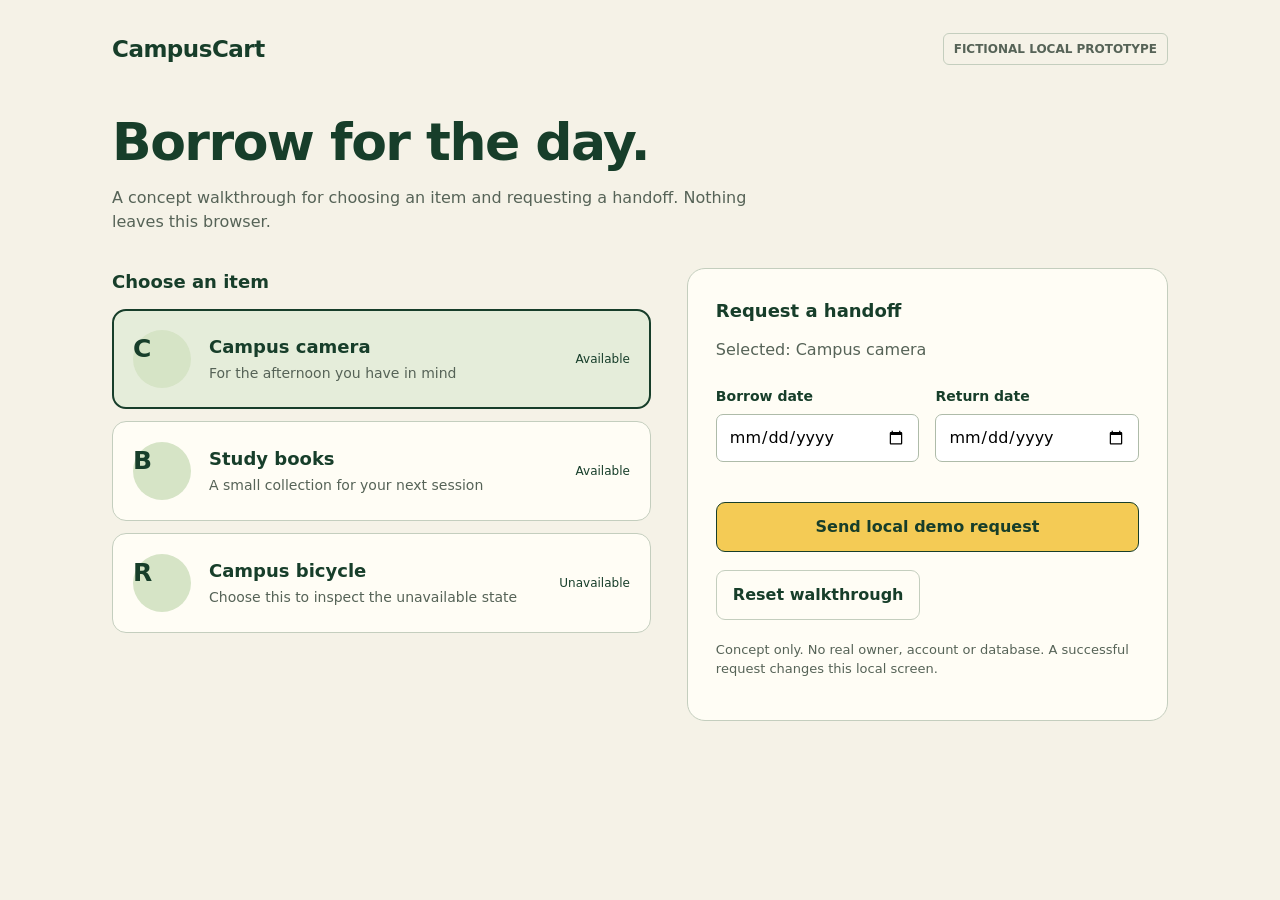
<file: examples/app-ui/index.html>
<!doctype html>
<html lang="en">
<head><meta charset="utf-8"><meta name="viewport" content="width=device-width, initial-scale=1"><title>CampusCart — local concept prototype</title>
<style>
:root{color-scheme:light;--canvas:#f5f2e7;--ink:#173e2a;--muted:#566357;--line:#c4cebe;--accent:#f4cb55;--error:#943e36;--focus:#1c67a3}*{box-sizing:border-box}body{margin:0;background:var(--canvas);color:var(--ink);font:16px/1.5 system-ui,sans-serif}.skip{position:absolute;left:12px;top:-80px;background:white;padding:12px}.skip:focus{top:12px}header{max-width:1120px;margin:auto;padding:32px 32px 20px;display:flex;justify-content:space-between;gap:20px;align-items:center}header strong{font-size:23px;letter-spacing:-.5px}.tag{font-size:12px;font-weight:700;border:1px solid var(--line);padding:6px 10px;border-radius:6px;color:var(--muted)}main{max-width:1120px;margin:auto;padding:24px 32px 64px}h1{font-size:clamp(32px,5vw,52px);line-height:1.06;margin:4px 0 14px;letter-spacing:-1.5px}.intro{max-width:640px;color:var(--muted);margin-bottom:34px}.layout{display:grid;grid-template-columns:1.12fr 1fr;gap:36px}.section-title{font-size:18px;margin:0 0 14px}.items{display:grid;gap:12px}.item{display:flex;text-align:left;align-items:center;gap:18px;background:#fffdf5;border:1px solid var(--line);border-radius:14px;padding:20px;color:var(--ink);cursor:pointer;font:inherit;width:100%;min-height:100px}.item[aria-pressed=true]{border:2px solid var(--ink);padding:19px;background:#e5edda}.item:hover{background:#edf1e4}.item span{display:block}.item b{font-size:18px}.meta{font-size:14px;color:var(--muted);margin-top:3px}.glyph{width:58px;height:58px;flex-shrink:0;display:grid;place-items:center;background:#d6e4c6;border-radius:50%;font-size:25px;font-weight:700}.available{margin-left:auto;font-size:12px;white-space:nowrap}.form-panel{border:1px solid var(--line);background:#fffdf5;border-radius:18px;padding:28px;align-self:start}.selected{color:var(--muted);margin:0 0 24px}.fields{display:grid;grid-template-columns:1fr 1fr;gap:16px}label{display:block;font-weight:650;font-size:14px;margin-bottom:7px}input{width:100%;min-width:0;font:inherit;padding:10px 12px;background:#fff;border:1px solid #aebba9;border-radius:7px;min-height:46px}input[aria-invalid=true]{border:2px solid var(--error)}.error{color:var(--error);font-size:14px;min-height:24px;margin:8px 0}.button{font:inherit;font-weight:700;border:1px solid var(--ink);border-radius:9px;padding:12px 16px;cursor:pointer;min-height:46px;background:var(--accent);color:var(--ink);width:100%}.button:disabled{opacity:.65;cursor:wait}.button.secondary{background:transparent;width:auto;margin-top:18px;font-weight:550;border-color:var(--line)}.status{padding:16px;border-radius:10px;background:#e5edda;margin-top:18px}.status:empty{display:none}.notice{font-size:13px;color:var(--muted);margin-top:20px}:focus-visible{outline:3px solid var(--focus);outline-offset:4px}@media(max-width:720px){header{padding:24px 20px}.tag{max-width:160px}main{padding:18px 20px 40px}.layout{grid-template-columns:1fr;gap:28px}.form-panel{padding:22px}.fields{grid-template-columns:1fr}.available{white-space:normal;text-align:right}}@media(prefers-reduced-motion:no-preference){.item,.button{transition:background-color .15s,border-color .15s}}
</style></head>
<body><a class="skip" href="#main">Skip to borrowing prototype</a><header><strong>CampusCart</strong><span class="tag">FICTIONAL LOCAL PROTOTYPE</span></header>
<main id="main"><h1>Borrow for the day.</h1><p class="intro">A concept walkthrough for choosing an item and requesting a handoff. Nothing leaves this browser.</p><div class="layout">
<section aria-labelledby="items-title"><h2 class="section-title" id="items-title">Choose an item</h2><div class="items">
<button class="item" type="button" data-id="camera" aria-pressed="true"><span class="glyph" aria-hidden="true">C</span><span><b>Campus camera</b><span class="meta">For the afternoon you have in mind</span></span><span class="available">Available</span></button>
<button class="item" type="button" data-id="books" aria-pressed="false"><span class="glyph" aria-hidden="true">B</span><span><b>Study books</b><span class="meta">A small collection for your next session</span></span><span class="available">Available</span></button>
<button class="item" type="button" data-id="bike" aria-pressed="false"><span class="glyph" aria-hidden="true">R</span><span><b>Campus bicycle</b><span class="meta">Choose this to inspect the unavailable state</span></span><span class="available">Unavailable</span></button>
</div></section>
<section class="form-panel" aria-labelledby="request-title"><h2 class="section-title" id="request-title">Request a handoff</h2><p class="selected" id="selected">Selected: Campus camera</p>
<form id="request" novalidate><div class="fields"><div><label for="start">Borrow date</label><input id="start" name="start" type="date" aria-describedby="date-error" required></div><div><label for="end">Return date</label><input id="end" name="end" type="date" aria-describedby="date-error" required></div></div>
<p class="error" id="date-error"></p><button class="button" id="submit" type="submit">Send local demo request</button></form>
<div class="status" id="status" role="status" aria-live="polite"></div><button class="button secondary" id="reset" type="button">Reset walkthrough</button>
<p class="notice">Concept only. No real owner, account or database. A successful request changes this local screen.</p></section>
</div></main>
<script>
const items={camera:{name:'Campus camera',available:true},books:{name:'Study books',available:true},bike:{name:'Campus bicycle',available:false}};
let selected='camera',requestToken=0;
const form=document.querySelector('#request'),start=document.querySelector('#start'),end=document.querySelector('#end'),error=document.querySelector('#date-error'),status=document.querySelector('#status'),submit=document.querySelector('#submit');
function clearError(){error.textContent='';start.removeAttribute('aria-invalid');end.removeAttribute('aria-invalid')}
function setSelected(id){requestToken++;selected=id;document.querySelectorAll('[data-id]').forEach(el=>el.setAttribute('aria-pressed',String(el.dataset.id===id)));document.querySelector('#selected').textContent='Selected: '+items[id].name;clearError();submit.disabled=false;submit.textContent='Send local demo request';status.textContent=items[id].available?'':'This bicycle is unavailable in the demo. Choose the camera or books to continue.'}
document.querySelectorAll('[data-id]').forEach(el=>el.addEventListener('click',()=>setSelected(el.dataset.id)));
form.addEventListener('submit',event=>{event.preventDefault();clearError();status.textContent='';if(!items[selected].available){status.textContent='This item is unavailable. Choose an available item to request a handoff.';return}if(!start.value||!end.value){error.textContent='Choose both a borrow date and a return date.';const field=!start.value?start:end;field.setAttribute('aria-invalid','true');field.focus();return}if(end.value<start.value){error.textContent='Return date must be on or after the borrow date.';end.setAttribute('aria-invalid','true');end.focus();return}const token=++requestToken;const item=items[selected].name;const returnDate=end.value;submit.disabled=true;submit.textContent='Saving local request…';status.textContent='Saving this demonstration locally…';setTimeout(()=>{if(token!==requestToken)return;submit.disabled=false;submit.textContent='Send local demo request';status.textContent='Local demo request saved for '+item+'. Return date: '+returnDate+'. In a real product, the next step would be agreeing a handoff with the owner.'},650)});
document.querySelector('#reset').addEventListener('click',()=>{form.reset();setSelected('camera');document.querySelector('[data-id="camera"]').focus()});
</script></body></html>
</file>
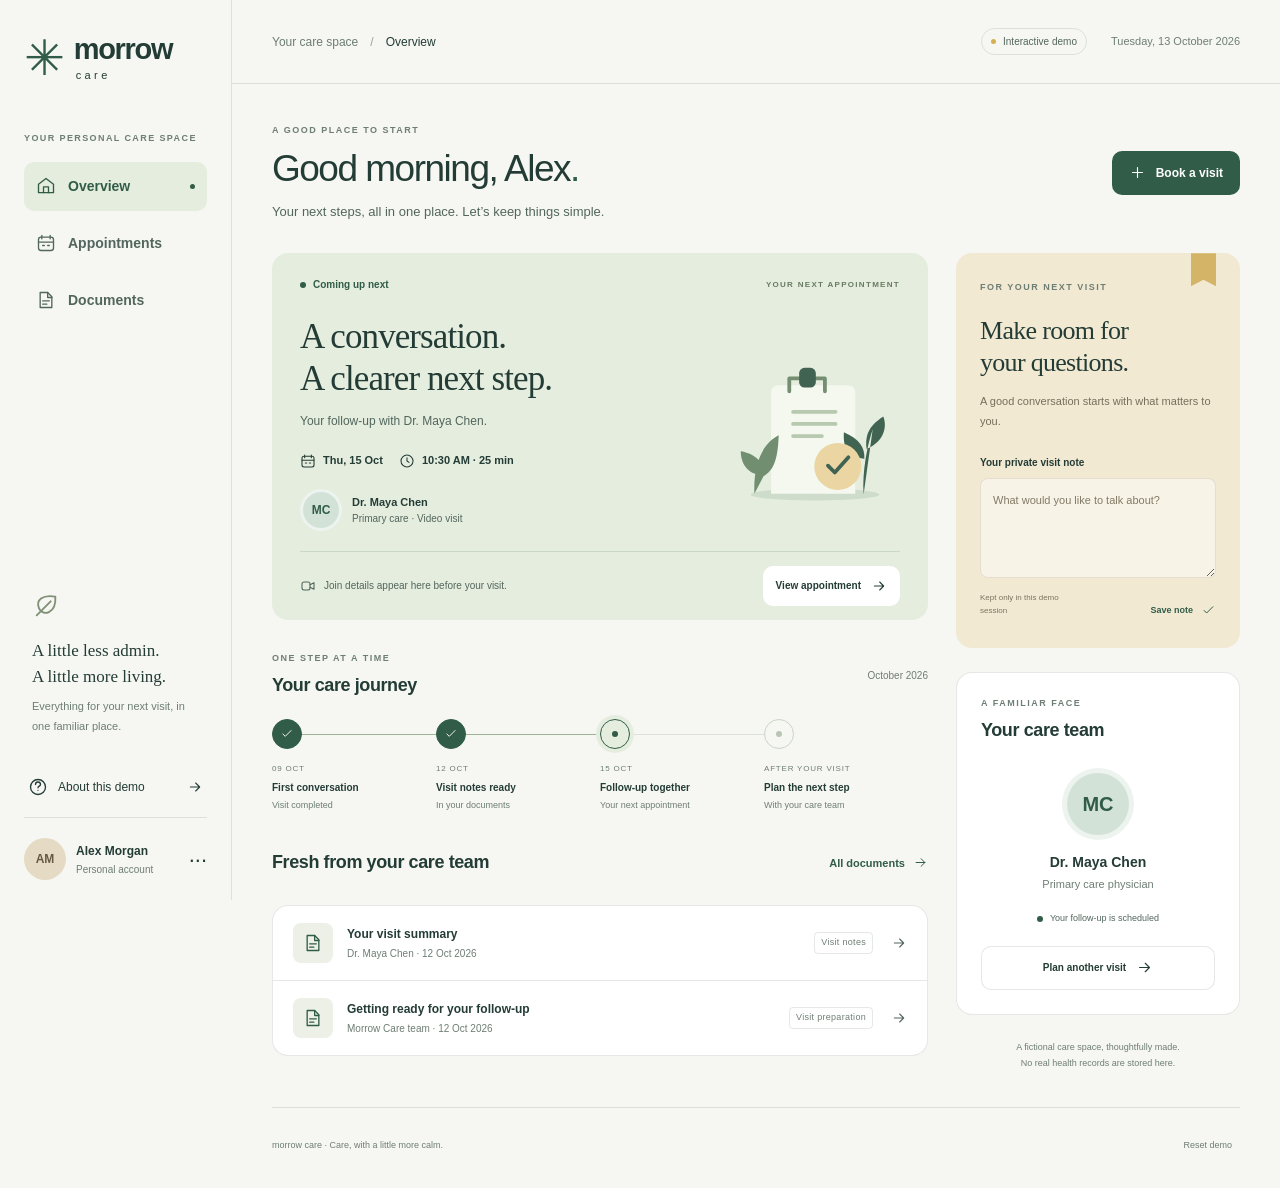
<file: examples/healthtech-ui/index.html>
<!doctype html>
<html lang="en">
<head>
  <meta charset="utf-8"><meta name="viewport" content="width=device-width, initial-scale=1">
  <meta name="theme-color" content="#f6f7f2">
  <meta name="description" content="Morrow Care — an original, interactive patient portal design sample with fictional data.">
  <title>Morrow Care · Your care, connected</title>
  <link rel="stylesheet" href="styles.css">
</head>
<body>
<svg class="svg-library" xmlns="http://www.w3.org/2000/svg" aria-hidden="true"><defs>
<symbol id="i-home" viewBox="0 0 24 24"><path d="m3 10 9-7 9 7v10H3Z"/><path d="M9 20v-7h6v7"/></symbol>
<symbol id="i-calendar" viewBox="0 0 24 24"><rect x="3" y="5" width="18" height="16" rx="3"/><path d="M7 3v4m10-4v4M3 11h18m-13 4h2m4 0h2"/></symbol>
<symbol id="i-file" viewBox="0 0 24 24"><path d="M14 3H5v18h14V8Z"/><path d="M14 3v6h5M8 13h8m-8 4h5"/></symbol>
<symbol id="i-arrow" viewBox="0 0 24 24"><path d="M5 12h14m-6-6 6 6-6 6"/></symbol>
<symbol id="i-plus" viewBox="0 0 24 24"><path d="M12 5v14M5 12h14"/></symbol>
<symbol id="i-check" viewBox="0 0 24 24"><path d="m5 12 4 4L19 6"/></symbol>
<symbol id="i-video" viewBox="0 0 24 24"><rect x="3" y="6" width="12" height="12" rx="3"/><path d="m15 10 6-3v10l-6-3"/></symbol>
<symbol id="i-clock" viewBox="0 0 24 24"><circle cx="12" cy="12" r="9"/><path d="M12 7v5l3 2"/></symbol>
<symbol id="i-close" viewBox="0 0 24 24"><path d="m6 6 12 12M6 18 18 6"/></symbol>
<symbol id="i-help" viewBox="0 0 24 24"><circle cx="12" cy="12" r="9"/><path d="M9 9a3 3 0 0 1 6 0c0 2-3 2-3 4m0 3h.01"/></symbol>
<symbol id="i-leaf" viewBox="0 0 24 24"><path d="M20 4c-11-2-17 3-14 10s15 5 14-10ZM4 20 16 8"/></symbol>
<symbol id="i-download" viewBox="0 0 24 24"><path d="M12 3v12m-5-5 5 5 5-5M4 17v4h16v-4"/></symbol>
</defs></svg>
<a class="skip-link" href="#main">Skip to main content</a>
<div class="app-shell">
  <aside class="sidebar" aria-label="Primary navigation">
    <a class="brand" href="#overview" aria-label="Morrow Care home"><span class="brand-symbol" aria-hidden="true">✳</span><span>morrow<span class="brand-care">care</span></span></a>
    <div class="workspace-label">YOUR PERSONAL CARE SPACE</div>
    <nav class="navigation">
      <a href="#overview" data-nav="overview"><svg><use href="#i-home"/></svg>Overview<span class="nav-dot"></span></a>
      <a href="#appointments" data-nav="appointments"><svg><use href="#i-calendar"/></svg>Appointments</a>
      <a href="#documents" data-nav="documents"><svg><use href="#i-file"/></svg>Documents</a>
    </nav>
    <div class="sidebar-bottom">
      <div class="care-note"><svg><use href="#i-leaf"/></svg><h3>A little less admin.<br>A little more living.</h3><p>Everything for your next visit, in one familiar place.</p></div>
      <button class="help-button" id="help-open"><svg><use href="#i-help"/></svg>About this demo<svg class="tiny-arrow"><use href="#i-arrow"/></svg></button>
      <button class="profile" id="profile-open"><span class="avatar patient">AM</span><span><strong>Alex Morgan</strong><small>Personal account</small></span><span class="profile-dots" aria-hidden="true">···</span></button>
    </div>
  </aside>
  <div class="content-shell">
    <header class="topbar"><div><span class="breadcrumb">Your care space</span><span class="breadcrumb-separator">/</span><span id="page-crumb">Overview</span></div><div class="topbar-meta"><span class="demo-badge"><span></span>Interactive demo</span><span class="today">Tuesday, 13 October 2026</span></div></header>
    <main id="main" tabindex="-1">
      <section id="view-overview" class="view" aria-labelledby="overview-heading">
        <div class="page-heading"><div><p class="eyebrow">A GOOD PLACE TO START</p><h1 id="overview-heading">Good morning, Alex<span class="greeting-dot">.</span></h1><p class="page-subtitle">Your next steps, all in one place. Let’s keep things simple.</p></div><button class="button primary" data-book><svg><use href="#i-plus"/></svg>Book a visit</button></div>
        <div class="overview-grid">
          <div class="main-column">
            <section class="appointment-hero" aria-labelledby="next-heading">
              <div class="hero-kicker"><span class="status-pill"><span></span>Coming up next</span><span class="hero-label">YOUR NEXT APPOINTMENT</span></div>
              <div class="hero-body"><div class="hero-copy"><h2 id="next-heading">A conversation.<br>A clearer next step.</h2><p>Your follow-up with Dr. Maya Chen.</p><div class="appointment-details"><span><svg><use href="#i-calendar"/></svg>Thu, 15 Oct</span><span><svg><use href="#i-clock"/></svg>10:30 AM · 25 min</span></div><div class="provider"><span class="avatar doctor">MC</span><span><strong>Dr. Maya Chen</strong><small>Primary care · Video visit</small></span></div></div><div class="hero-art" aria-hidden="true">
                <svg viewBox="0 0 240 230"><ellipse cx="128" cy="209" rx="85" ry="8" fill="#b1c5b2" opacity=".45"/><path d="M70 208V75q0-10 10-10h91q10 0 10 10v133Z" fill="#f5f8ef"/><path d="M94 73V56h47v17" fill="none" stroke="#758d70" stroke-width="5"/><rect x="107" y="42" width="22" height="26" rx="7" fill="#406451"/><path d="M99 100h56m-56 16h56m-56 16h38" stroke="#b7c9af" stroke-width="5" stroke-linecap="round"/><path d="M48 208c-2-47 16-69 32-77-1 35-8 47-20 54m0-1c-20-1-30-15-30-32 23 4 31 18 30 32" fill="#718f70"/><path d="M192 209c-2-31 5-65 12-86m-11 39c-25-4-28-18-27-35 21 9 28 21 27 35m3-13c21-9 28-27 22-43-20 13-24 25-22 43" fill="#406451"/><circle cx="158" cy="172" r="31" fill="#ead5a3"/><path d="m145 171 9 9 18-20" fill="none" stroke="#406451" stroke-width="5" stroke-linecap="round" stroke-linejoin="round"/></svg>
              </div></div>
              <div class="hero-footer"><span><svg><use href="#i-video"/></svg>Join details appear here before your visit.</span><button class="button hero-button" data-appointment-detail="a1">View appointment<svg><use href="#i-arrow"/></svg></button></div>
            </section>
            <section class="journey-section" aria-labelledby="journey-heading"><div class="section-heading"><div><p class="eyebrow">ONE STEP AT A TIME</p><h2 id="journey-heading">Your care journey</h2></div><span class="subtle-label">October 2026</span></div><ol class="journey-rail"><li class="complete"><span class="step-marker"><svg><use href="#i-check"/></svg></span><span class="step-date">09 OCT</span><strong>First conversation</strong><small>Visit completed</small></li><li class="complete"><span class="step-marker"><svg><use href="#i-check"/></svg></span><span class="step-date">12 OCT</span><strong>Visit notes ready</strong><small>In your documents</small></li><li class="current"><span class="step-marker"><span></span></span><span class="step-date">15 OCT</span><strong>Follow-up together</strong><small>Your next appointment</small></li><li><span class="step-marker"><span></span></span><span class="step-date">AFTER YOUR VISIT</span><strong>Plan the next step</strong><small>With your care team</small></li></ol></section>
            <section aria-labelledby="documents-heading"><div class="section-heading"><h2 id="documents-heading">Fresh from your care team</h2><a class="text-link" href="#documents">All documents<svg><use href="#i-arrow"/></svg></a></div><div class="document-list" id="recent-documents"></div></section>
          </div>
          <aside class="side-column" aria-label="Visit preparation and care team"><section class="prep-card"><span class="paper-tab" aria-hidden="true"></span><p class="eyebrow">FOR YOUR NEXT VISIT</p><h2>Make room for<br>your questions.</h2><p>A good conversation starts with what matters to you.</p><label class="note-label" for="visit-note">Your private visit note</label><textarea id="visit-note" rows="3" placeholder="What would you like to talk about?"></textarea><div class="note-footer"><small id="note-status">Kept only in this demo session</small><button class="text-link" id="save-note">Save note<svg><use href="#i-check"/></svg></button></div></section><section class="team-card"><p class="eyebrow">A FAMILIAR FACE</p><h2>Your care team</h2><div class="team-person"><span class="avatar doctor large">MC</span><strong>Dr. Maya Chen</strong><span>Primary care physician</span></div><div class="team-footnote"><span class="small-dot"></span>Your follow-up is scheduled</div><button class="button secondary full" data-book>Plan another visit<svg><use href="#i-arrow"/></svg></button></section><p class="quiet-note">A fictional care space, thoughtfully made.<br>No real health records are stored here.</p></aside>
        </div>
      </section>
      <section id="view-appointments" class="view" hidden aria-labelledby="appointments-heading"><div class="page-heading"><div><p class="eyebrow">TIME WITH YOUR CARE TEAM</p><h1 id="appointments-heading">Your appointments<span class="greeting-dot">.</span></h1><p class="page-subtitle">A simple view of what’s ahead and where you’ve been.</p></div><button class="button primary" data-book><svg><use href="#i-plus"/></svg>Book a visit</button></div><div class="listing-toolbar"><div class="segmented" role="group" aria-label="Filter appointments"><button data-filter="upcoming" aria-pressed="true">Upcoming</button><button data-filter="past" aria-pressed="false">Past visits</button><button data-filter="all" aria-pressed="false">All</button></div><span class="subtle-label" id="appointment-count"></span></div><div id="appointment-list" class="appointments-list"></div><p class="quiet-note inline-note">All visits and clinicians in this sample are fictional. Booking changes last until you reset or reload the demo.</p></section>
      <section id="view-documents" class="view" hidden aria-labelledby="all-documents-heading"><div class="page-heading"><div><p class="eyebrow">YOUR CARE, ON PAPER</p><h1 id="all-documents-heading">A little more clarity<span class="greeting-dot">.</span></h1><p class="page-subtitle">Visit summaries and preparation notes, easy to find again.</p></div></div><label class="search-control" for="document-search"><svg><use href="#i-file"/></svg><input id="document-search" type="search" placeholder="Find a document" autocomplete="off"><span>3 documents</span></label><div class="document-list all-documents" id="all-documents"></div><p class="quiet-note inline-note">Documents contain fictional administrative content for this design sample.</p></section>
      <footer class="page-footer"><span>morrow care <span aria-hidden="true">·</span> Care, with a little more calm.</span><button id="reset-demo">Reset demo</button></footer>
    </main>
  </div>
</div>
<dialog id="booking-dialog" class="booking-dialog" aria-labelledby="booking-heading"><div class="dialog-top"><span class="eyebrow">MAKE TIME FOR YOURSELF</span><button class="icon-button close-dialog" aria-label="Close booking"><svg><use href="#i-close"/></svg></button></div><div id="booking-content"><h2 id="booking-heading">Let’s find a time.</h2><p class="dialog-intro">Choose a fictional provider and a visit that fits your day.</p><form id="booking-form" novalidate><fieldset><legend>01 <span>Your care professional</span></legend><div class="provider-options"><label class="provider-choice"><input type="radio" name="provider" value="maya" checked><span class="avatar doctor">MC</span><span><strong>Dr. Maya Chen</strong><small>Primary care · 25 min</small></span><span class="radio-indicator"></span></label><label class="provider-choice"><input type="radio" name="provider" value="jordan"><span class="avatar jordan">JL</span><span><strong>Dr. Jordan Lee</strong><small>Primary care · 25 min</small></span><span class="radio-indicator"></span></label></div></fieldset><fieldset><legend>02 <span>Choose a day</span></legend><div class="date-options"><label><input type="radio" name="visit-date" value="2026-10-16"><span>FRI<strong>16</strong><small>October</small></span></label><label><input type="radio" name="visit-date" value="2026-10-19"><span>MON<strong>19</strong><small>October</small></span></label><label><input type="radio" name="visit-date" value="2026-10-21"><span>WED<strong>21</strong><small>October</small></span></label></div><p class="field-error" id="date-error" hidden>Choose a day to continue.</p></fieldset><fieldset><legend>03 <span>A time that works for you</span></legend><div class="time-options"><label><input type="radio" name="visit-time" value="09:00"><span>9:00 AM</span></label><label><input type="radio" name="visit-time" value="11:30"><span>11:30 AM</span></label><label><input type="radio" name="visit-time" value="15:00"><span>3:00 PM</span></label></div><p class="field-error" id="time-error" hidden>Choose an available time.</p></fieldset><div class="booking-summary"><svg><use href="#i-video"/></svg><span>Video visit <small>All times shown in India Standard Time (IST).</small></span></div><p class="form-error" id="booking-error" role="alert" hidden></p><div class="dialog-actions"><button type="button" class="button secondary close-dialog">Cancel</button><button type="submit" class="button primary" id="booking-submit">Confirm demo visit<svg><use href="#i-arrow"/></svg></button></div><p class="dialog-disclaimer">This creates a sample appointment only.</p></form></div></dialog>
<dialog id="detail-dialog" class="detail-dialog" aria-labelledby="detail-heading"><div class="dialog-top"><span class="eyebrow" id="detail-kicker">YOUR CARE SPACE</span><button class="icon-button close-dialog" aria-label="Close detail"><svg><use href="#i-close"/></svg></button></div><div id="detail-content"></div></dialog>
<div class="toast" id="toast" role="status" aria-live="polite" hidden></div>
<script src="app.js"></script>
</body>
</html>
</file>
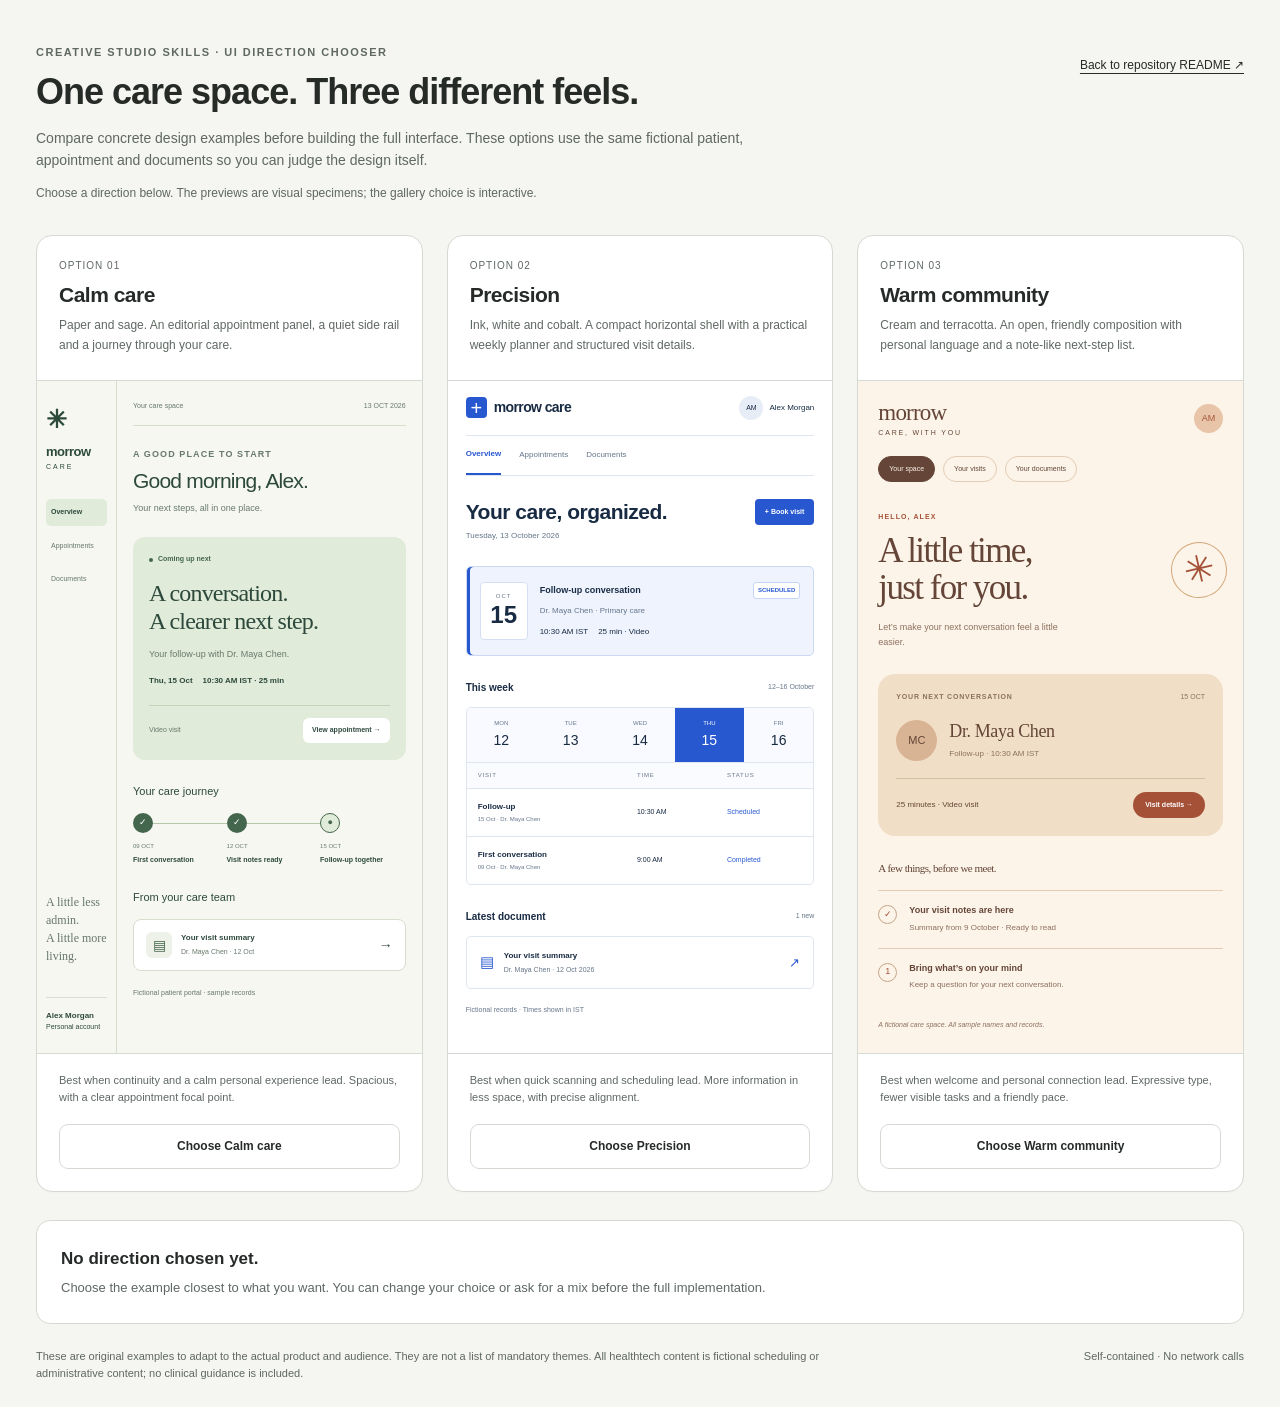
<file: examples/ui-directions/index.html>
<!doctype html>
<html lang="en">
<head>
<meta charset="utf-8">
<meta name="viewport" content="width=device-width, initial-scale=1">
<meta name="description" content="Three original interface directions for the same fictional care portal. Choose a visual direction before implementation.">
<title>Choose an interface direction · Creative Studio Skills</title>
<style>
:root{--gallery-paper:#f5f5f2;--gallery-card:#fff;--gallery-ink:#262b28;--gallery-muted:#5f6862;--gallery-line:#d5dad3;--gallery-selected:#295e46;--gallery-wash:#e4eee6;--gallery-focus:#295e46}
*{box-sizing:border-box}body{margin:0;background:var(--gallery-paper);color:var(--gallery-ink);font:15px/1.6 "Segoe UI",Arial,sans-serif;-webkit-font-smoothing:antialiased}button,a{font:inherit}button{cursor:pointer}h1,h2,h3,p{margin:0}a{color:inherit}button:focus-visible,a:focus-visible{outline:3px solid var(--gallery-focus);outline-offset:4px}[hidden]{display:none!important}.skip-link{position:fixed;left:20px;top:-60px;z-index:10;padding:10px 16px;background:var(--gallery-ink);color:white;border-radius:6px}.skip-link:focus{top:16px}.gallery-shell{max-width:1560px;margin:auto;padding:44px 36px 24px}.gallery-header{display:flex;justify-content:space-between;align-items:flex-start;gap:32px;margin-bottom:32px}.gallery-kicker{font-size:11px;letter-spacing:1.5px;font-weight:600;color:var(--gallery-muted);margin-bottom:8px}.gallery-header h1{font-size:36px;line-height:1.2;letter-spacing:-1px;font-weight:600}.gallery-intro{max-width:730px;color:var(--gallery-muted);margin-top:14px;font-size:14px}.gallery-note{font-size:12px;color:var(--gallery-muted);margin-top:12px}.repo-link{min-height:44px;display:inline-flex;align-items:center;padding:8px 0;font-size:12px;white-space:nowrap;text-underline-offset:4px}.direction-grid{display:grid;grid-template-columns:repeat(3,minmax(0,1fr));gap:24px;align-items:stretch}.direction-option{min-width:0;background:var(--gallery-card);border:1px solid var(--gallery-line);border-radius:16px;overflow:hidden;display:flex;flex-direction:column;position:relative;box-shadow:0 1px 2px rgba(20,40,30,.02)}.direction-option[data-selected=true]{outline:3px solid var(--gallery-selected);outline-offset:3px}.option-label{padding:22px 22px 18px;border-bottom:1px solid var(--gallery-line);min-height:145px}.option-number{display:block;font-size:10px;color:var(--gallery-muted);letter-spacing:1px;margin-bottom:7px}.option-label h2{font-size:21px;line-height:1.3;letter-spacing:-.5px;font-weight:600}.option-description{margin-top:8px;font-size:12px;line-height:1.65;color:var(--gallery-muted)}.specimen{min-height:552px;flex:1;overflow:hidden;position:relative;font-size:11px;line-height:1.5}.specimen h2,.specimen h3{font-size:inherit;font-weight:inherit}.specimen span,.specimen small{line-height:inherit}.specimen small{font-size:inherit}.specimen-marker{display:inline-flex;align-items:center;justify-content:center;border-radius:50%;width:26px;height:26px;flex:none;font-size:9px}.specimen-overline{font-size:7px;letter-spacing:1.1px;font-weight:700}.specimen-avatar{height:30px;width:30px;border-radius:50%;display:flex;align-items:center;justify-content:center;font-size:9px;flex:none}.option-footer{padding:18px 22px 22px;border-top:1px solid var(--gallery-line)}.option-tradeoff{font-size:11px;color:var(--gallery-muted);min-height:38px;margin-bottom:14px}.choose-button{min-height:44px;width:100%;border:1px solid var(--gallery-line);background:var(--gallery-card);color:var(--gallery-ink);border-radius:9px;padding:12px 16px;font-size:12px;font-weight:600;transition:transform 120ms cubic-bezier(.23,1,.32,1)}.choose-button:hover{background:#f0f3ed;border-color:#8a9c8e}.choose-button:active{transform:scale(.99)}.choose-button[aria-pressed=true]{background:var(--gallery-selected);border-color:var(--gallery-selected);color:white}.choice-panel{margin-top:28px;border:1px solid var(--gallery-line);background:var(--gallery-card);padding:24px;border-radius:14px;display:flex;align-items:flex-start;justify-content:space-between;gap:24px}.choice-panel h2{font-size:17px;font-weight:600}.choice-panel p{font-size:13px;color:var(--gallery-muted);max-width:900px;margin-top:6px}.reset-button{background:none;border:0;color:var(--gallery-muted);min-height:44px;padding:8px;white-space:nowrap;font-size:12px;text-decoration:underline;text-underline-offset:4px}.gallery-footer{display:flex;align-items:flex-start;justify-content:space-between;gap:24px;padding-top:24px;font-size:11px;color:var(--gallery-muted)}.gallery-footer p{max-width:790px}.gallery-footer code{font-size:11px}
/* 01: calm. Editorial paper surface, supportive side rail, chronological steps. */
.calm{--paper:#f6f7f1;--ink:#2d493c;--quiet:#68796b;--sage:#e0ebd9;--sage-deep:#44664c;--line:#d6dfce;background:var(--paper);color:var(--ink);font-family:"Trebuchet MS","Segoe UI",sans-serif;display:grid;grid-template-columns:80px minmax(0,1fr)}.calm-sidebar{border-right:1px solid var(--line);padding:20px 9px;display:flex;flex-direction:column;gap:18px}.calm-brand{font-size:13px;font-weight:700;letter-spacing:-.5px}.calm-brand small{display:block;letter-spacing:2px;font-size:7px;font-weight:400}.calm-mark{font-size:25px;display:block;line-height:1.2;margin-bottom:4px}.calm-nav{display:grid;gap:7px;margin-top:9px;font-size:7px;color:var(--quiet)}.calm-nav span{padding:8px 5px;border-radius:5px}.calm-nav .active{background:var(--sage);color:var(--ink);font-weight:700}.calm-side-note{font:12px/1.5 Georgia,serif;margin-top:auto;color:var(--quiet);padding-bottom:14px}.calm-patient{border-top:1px solid var(--line);padding-top:12px;font-size:7px}.calm-patient strong{font-size:8px;display:block}.calm-main{padding:20px 16px}.calm-topline{display:flex;justify-content:space-between;color:var(--quiet);font-size:7px;border-bottom:1px solid var(--line);padding-bottom:14px}.calm-greeting{margin-top:22px}.calm-greeting h3{font-size:21px;letter-spacing:-.8px;font-weight:400;margin-top:6px;line-height:1.2}.calm-greeting p{font-size:9px;color:var(--quiet);margin-top:9px}.calm-appointment{padding:17px 16px;background:var(--sage);border-radius:12px;margin-top:22px}.calm-next{font-size:7px;font-weight:700;color:var(--sage-deep);display:flex;align-items:center;gap:5px}.calm-next:before{content:"";width:4px;height:4px;background:var(--sage-deep);border-radius:50%}.calm-appointment h3{font:24px/1.18 Georgia,serif;letter-spacing:-.8px;margin:14px 0 12px}.calm-provider{font-size:9px;color:var(--quiet)}.calm-date{display:flex;gap:10px;margin-top:14px;font-size:8px;font-weight:600;flex-wrap:wrap}.calm-appointment-foot{display:flex;align-items:center;justify-content:space-between;gap:8px;border-top:1px solid #c3d2b9;margin-top:18px;padding-top:12px}.calm-appointment-foot>span:first-child{font-size:7px;color:var(--quiet)}.calm-visual-action{font-size:7px;background:#fff;padding:7px 9px;border-radius:6px;white-space:nowrap;font-weight:600}.calm-section-title{font-size:11px;font-weight:700;margin-top:23px;margin-bottom:14px}.calm-journey{display:grid;grid-template-columns:repeat(3,1fr);gap:8px;list-style:none;padding:0;margin:0}.calm-journey li{position:relative;min-width:0}.calm-journey li:before{content:"";height:1px;background:#b5c8aa;position:absolute;left:20px;right:-8px;top:10px}.calm-journey li:last-child:before{display:none}.calm-journey .specimen-marker{width:20px;height:20px;background:var(--sage-deep);color:white;position:relative;font-size:9px}.calm-journey li:last-child .specimen-marker{background:var(--sage);color:var(--sage-deep);border:1px solid var(--sage-deep)}.calm-journey time{display:block;font-size:6px;color:var(--quiet);margin-top:9px}.calm-journey strong{display:block;font-size:7px;margin-top:4px}.calm-document{display:flex;align-items:center;gap:9px;background:white;border:1px solid var(--line);border-radius:8px;padding:12px}.calm-document .specimen-marker{border-radius:6px;background:#eef1e8;color:var(--sage-deep);font-size:14px}.calm-document strong{font-size:8px;display:block}.calm-document small{font-size:7px;color:var(--quiet);display:block;margin-top:3px}.calm-document>span:last-child{margin-left:auto;font-size:14px}.calm-note{margin-top:17px;font-size:7px;color:var(--quiet)}
/* 02: precision. Horizontal product navigation, compact planner, table-led detail. */
.precision{--paper:#fff;--ink:#182b43;--quiet:#66768a;--blue:#2858d0;--blue-wash:#eef3fe;--line:#e0e6ee;background:var(--paper);color:var(--ink);font-family:"Segoe UI",Arial,sans-serif;padding:0 18px 22px}.precision-header{display:flex;align-items:center;justify-content:space-between;height:55px;border-bottom:1px solid var(--line);gap:12px}.precision-brand{font-size:14px;font-weight:700;letter-spacing:-.6px;display:flex;align-items:center;gap:7px}.precision-brand-mark{display:flex;align-items:center;justify-content:center;background:var(--blue);color:white;width:21px;height:21px;border-radius:4px;font-size:20px;font-weight:400}.precision-account{display:flex;align-items:center;gap:6px;font-size:8px}.precision-account .specimen-avatar{width:24px;height:24px;background:#e7edf6;color:var(--ink);font-size:7px}.precision-nav{display:flex;gap:18px;font-size:8px;color:var(--quiet);height:40px;align-items:center;border-bottom:1px solid var(--line)}.precision-nav span{height:40px;display:flex;align-items:center}.precision-nav .active{color:var(--blue);border-bottom:2px solid var(--blue);font-weight:600}.precision-page-heading{display:flex;justify-content:space-between;align-items:flex-start;gap:12px;margin-top:23px}.precision-page-heading h3{font-size:21px;line-height:1.2;font-weight:600;letter-spacing:-.5px}.precision-page-heading p{font-size:8px;color:var(--quiet);margin-top:6px}.precision-visual-action{font-size:7px;background:var(--blue);color:white;padding:8px 10px;display:inline-block;border-radius:4px;white-space:nowrap;font-weight:600}.precision-next{margin-top:24px;display:grid;grid-template-columns:48px minmax(0,1fr);border:1px solid #cbd8f1;box-shadow:inset 3px 0 0 var(--blue);padding:15px 13px;gap:12px;border-radius:5px;background:var(--blue-wash)}.precision-calendar{background:white;border:1px solid #d5dff3;border-radius:4px;height:58px;display:flex;align-items:center;justify-content:center;flex-direction:column}.precision-calendar small{font-size:6px;color:var(--quiet);letter-spacing:1px}.precision-calendar strong{font-size:24px;line-height:1.2;font-weight:600}.precision-next-title{display:flex;align-items:center;justify-content:space-between;font-size:9px;font-weight:700;gap:6px}.precision-status{font-size:6px;font-weight:600;background:#fff;color:var(--blue);border:1px solid #c5d5f9;border-radius:3px;padding:3px 4px}.precision-next p{font-size:8px;color:var(--quiet);margin-top:6px}.precision-next-time{font-size:8px;margin-top:9px;display:flex;gap:10px;flex-wrap:wrap}.precision-subhead{display:flex;justify-content:space-between;align-items:center;font-size:10px;font-weight:600;margin:24px 0 12px}.precision-subhead span:last-child{font-size:7px;font-weight:400;color:var(--quiet)}.precision-schedule{border:1px solid var(--line);border-radius:5px;overflow:hidden}.precision-week{display:grid;grid-template-columns:repeat(5,1fr);list-style:none;padding:0;margin:0;background:#f8faff;border-bottom:1px solid var(--line)}.precision-week li{display:flex;flex-direction:column;align-items:center;justify-content:center;padding:11px 0;gap:2px;color:var(--quiet);font-size:6px}.precision-week strong{font-size:14px;font-weight:500;color:var(--ink)}.precision-week .active{background:var(--blue);color:white}.precision-week .active strong{color:white}.precision-table{width:100%;border-collapse:collapse;text-align:left;font-size:7px}.precision-table th{font-size:6px;text-transform:uppercase;letter-spacing:.8px;font-weight:500;color:var(--quiet);background:#fafbfe;padding:8px 11px;border-bottom:1px solid var(--line)}.precision-table td{padding:12px 11px;border-bottom:1px solid var(--line)}.precision-table tr:last-child td{border-bottom:0}.precision-table strong{font-size:8px;display:block;font-weight:600}.precision-table small{display:block;font-size:6px;color:var(--quiet);margin-top:2px}.precision-table td:last-child{color:var(--blue);font-size:7px;white-space:nowrap}.precision-document{border:1px solid var(--line);border-radius:5px;padding:13px;display:flex;align-items:center;gap:10px}.precision-document-icon{font-size:15px;color:var(--blue)}.precision-document strong{font-size:8px;display:block}.precision-document small{font-size:7px;display:block;margin-top:3px;color:var(--quiet)}.precision-document>span:last-child{margin-left:auto;font-size:13px;color:var(--blue)}.precision-note{margin-top:16px;font-size:7px;color:var(--quiet)}
/* 03: warm community. An open, expressive page and a personal note-like task list. */
.community{--paper:#fcf4e8;--ink:#644538;--quiet:#8c7060;--clay:#a45138;--wash:#f0dfc6;--line:#e2ccb5;background:var(--paper);color:var(--ink);font-family:"Trebuchet MS","Segoe UI",sans-serif;padding:20px 20px 22px}.community-header{display:flex;justify-content:space-between;align-items:center;gap:12px}.community-brand{font:23px/1 Georgia,serif;letter-spacing:-.8px}.community-brand small{font:7px "Trebuchet MS",sans-serif;display:block;letter-spacing:1.8px;margin-top:5px}.community-header .specimen-avatar{width:29px;height:29px;background:#e8c5a8;color:var(--clay)}.community-nav{display:flex;gap:8px;margin-top:20px;font-size:7px;flex-wrap:wrap}.community-nav span{padding:7px 10px;border:1px solid var(--line);border-radius:20px}.community-nav .active{background:var(--ink);color:var(--paper);border-color:var(--ink)}.community-welcome{margin-top:29px;position:relative;padding-right:55px}.community-welcome .specimen-overline{color:var(--clay);font-size:7px}.community-welcome h3{font:35px/1.05 Georgia,serif;letter-spacing:-1.6px;margin-top:10px}.community-welcome p{font-size:9px;color:var(--quiet);margin-top:13px;max-width:205px;line-height:1.7}.community-sun{position:absolute;right:-4px;top:31px;width:56px;height:56px;border:1px solid #d4a779;border-radius:50%;display:flex;align-items:center;justify-content:center;color:var(--clay);font-size:37px;line-height:1;transform:rotate(-13deg)}.community-appointment{margin-top:24px;padding:18px;background:var(--wash);border-radius:17px}.community-kicker{display:flex;justify-content:space-between;align-items:center;font-size:7px;color:var(--quiet);gap:10px}.community-kicker span:first-child{letter-spacing:.8px;font-weight:600}.community-meeting{display:flex;align-items:center;gap:12px;margin:17px 0}.community-meeting .specimen-avatar{background:#d8b394;color:var(--ink);width:41px;height:41px;font-size:11px}.community-meeting h3{font:18px/1.2 Georgia,serif;letter-spacing:-.4px}.community-meeting p{font-size:8px;color:var(--quiet);margin-top:5px}.community-appointment-footer{display:flex;align-items:center;justify-content:space-between;gap:12px;border-top:1px solid #d7bda1;padding-top:13px;font-size:8px}.community-visual-action{display:inline-flex;align-items:center;gap:8px;padding:8px 12px;background:var(--clay);color:white;border-radius:20px;font-size:7px;font-weight:600;white-space:nowrap}.community-section-heading{font:19px/1.2 Georgia,serif;letter-spacing:-.5px;margin:26px 0 15px}.community-tasks{list-style:none;padding:0;margin:0}.community-tasks li{display:flex;gap:12px;align-items:flex-start;padding:13px 0;border-top:1px solid var(--line)}.community-task-mark{border:1px solid #c6a489;width:19px;height:19px;border-radius:50%;display:flex;align-items:center;justify-content:center;color:var(--clay);font-size:9px;flex:none;margin-top:1px}.community-tasks strong{font-size:9px;font-weight:600;display:block}.community-tasks small{font-size:8px;display:block;color:var(--quiet);margin-top:4px;line-height:1.6}.community-note{margin-top:15px;font-size:7px;color:var(--quiet);font-style:italic}
@media(min-width:1450px){.specimen{min-height:575px}.calm{grid-template-columns:90px minmax(0,1fr)}.calm-main{padding:22px}.calm-appointment h3{font-size:28px}.calm-greeting h3{font-size:24px}.calm-document{margin-top:18px}.precision{padding:0 24px 22px}.precision-page-heading h3{font-size:24px}.precision-table td{padding:15px 11px}.community{padding:24px}.community-welcome h3{font-size:40px}.community-appointment{padding:22px}.community-section-heading{margin-top:30px}}
@media(max-width:1130px){.gallery-shell{padding:32px 24px 20px}.direction-grid{gap:16px}.option-label,.option-footer{padding:20px 16px}.option-label{min-height:157px}.specimen{min-height:552px}.calm{grid-template-columns:65px minmax(0,1fr)}.calm-sidebar{padding:18px 7px}.calm-brand{font-size:11px}.calm-main{padding:18px 12px}.calm-greeting h3{font-size:19px}.calm-appointment{padding:15px 12px}.calm-appointment h3{font-size:22px}.calm-appointment-foot{align-items:flex-start;flex-direction:column}.calm-visual-action{width:100%;text-align:center}.calm-journey strong{font-size:6px}.precision{padding:0 12px 18px}.precision-page-heading{display:block}.precision-visual-action{margin-top:12px}.precision-table th,.precision-table td{padding:10px 8px}.precision-next-title{align-items:flex-start;flex-direction:column;gap:4px}.precision-week li{padding:9px 0}.precision-subhead{margin-top:20px}.community{padding:18px 16px}.community-welcome{padding-right:35px}.community-welcome h3{font-size:31px}.community-sun{height:40px;width:40px;font-size:27px;right:-6px}.community-appointment{padding:16px 12px}.community-meeting{gap:9px}.community-meeting h3{font-size:16px}.community-appointment-footer{font-size:7px;gap:7px}.community-visual-action{padding:8px 9px}}
@media(max-width:940px){.direction-grid{grid-template-columns:1fr;gap:24px;max-width:680px;margin:auto}.direction-option{display:grid;grid-template-columns:240px minmax(0,1fr);grid-template-rows:auto 1fr}.option-label{grid-column:1;grid-row:1;min-height:0;border-bottom:0;padding:28px 24px 18px}.option-footer{grid-column:1;grid-row:2;border-top:0;padding:0 24px 28px;align-self:end}.option-tradeoff{margin-top:16px;min-height:0}.specimen{grid-column:2;grid-row:1/3;min-height:552px;border-left:1px solid var(--gallery-line)}.calm{grid-template-columns:70px minmax(0,1fr)}.calm-appointment-foot{flex-direction:row;align-items:center}.calm-visual-action{width:auto}.calm-greeting h3{font-size:21px}.precision-page-heading{display:flex}.precision-visual-action{margin-top:0}.precision-next-title{flex-direction:row}.community-welcome h3{font-size:35px}.gallery-header h1{font-size:32px}.gallery-header{display:block}.repo-link{margin-top:10px}.choice-panel{max-width:680px;margin:28px auto 0}.gallery-footer{max-width:680px;margin:auto}.gallery-intro{max-width:680px}.community-meeting h3{font-size:18px}}
@media(max-width:660px){.gallery-shell{padding:28px 16px 20px}.gallery-header{margin-bottom:24px}.gallery-header h1{font-size:28px;letter-spacing:-.8px}.gallery-intro{font-size:13px}.gallery-kicker{font-size:9px}.direction-option{display:flex;max-width:430px;width:100%;margin:auto}.option-label{padding:22px;border-bottom:1px solid var(--gallery-line)}.option-footer{padding:18px 22px 22px;border-top:1px solid var(--gallery-line)}.specimen{border-left:0;min-height:552px}.calm{display:grid;grid-template-columns:80px minmax(0,1fr)}.calm-sidebar{padding:20px 10px}.calm-main{padding:20px 18px}.calm-brand{font-size:13px}.calm-greeting h3{font-size:24px}.calm-appointment h3{font-size:27px}.calm-appointment{padding:18px 16px}.calm-journey strong{font-size:7px}.precision{padding:0 20px 22px}.precision-page-heading h3{font-size:24px}.precision-next{padding:16px}.precision-table td{padding:14px 11px}.community{padding:24px}.community-welcome h3{font-size:41px}.community-sun{height:56px;width:56px;font-size:36px;right:0}.community-appointment{padding:20px}.community-meeting h3{font-size:20px}.community-appointment-footer{font-size:8px}.community-visual-action{padding:9px 14px}.choice-panel{display:block;padding:20px}.reset-button{margin-top:10px;padding-left:0}.gallery-footer{display:block}.gallery-footer>span{display:block;margin-top:12px}.calm-document{padding:13px}}
@media(max-width:360px){.calm{grid-template-columns:66px minmax(0,1fr)}.calm-main{padding:20px 12px}.calm-greeting h3{font-size:20px}.calm-appointment h3{font-size:24px}.calm-appointment-foot{flex-direction:column;align-items:flex-start}.calm-visual-action{width:100%;text-align:center}.precision-page-heading{display:block}.precision-visual-action{margin-top:10px}.precision-next-title{flex-direction:column}.community{padding:20px 16px}.community-welcome h3{font-size:36px}.community-sun{height:43px;width:43px;font-size:29px;right:-2px}.community-appointment{padding:18px 14px}.community-visual-action{padding:9px 10px}.community-meeting h3{font-size:18px}}
@media(prefers-reduced-motion:reduce){*,*:before,*:after{animation:none!important;transition:none!important}.choose-button:active{transform:none}}
</style>
</head>
<body>
<a class="skip-link" href="#directions">Skip to design options</a>
<main class="gallery-shell">
<header class="gallery-header"><div><p class="gallery-kicker">CREATIVE STUDIO SKILLS · UI DIRECTION CHOOSER</p><h1>One care space. Three different feels.</h1><p class="gallery-intro">Compare concrete design examples before building the full interface. These options use the same fictional patient, appointment and documents so you can judge the design itself.</p><p class="gallery-note">Choose a direction below. The previews are visual specimens; the gallery choice is interactive.</p></div><a class="repo-link" href="../../README.md">Back to repository README ↗</a></header>
<div class="direction-grid" id="directions" aria-label="Three interface design options">
<article class="direction-option" data-direction="calm" data-selected="false" aria-labelledby="calm-title">
<header class="option-label"><span class="option-number">OPTION 01</span><h2 id="calm-title">Calm care</h2><p class="option-description">Paper and sage. An editorial appointment panel, a quiet side rail and a journey through your care.</p></header>
<div class="specimen calm" role="group" aria-label="Calm care visual preview, non-interactive">
  <div class="calm-sidebar"><div class="calm-brand"><span class="calm-mark" aria-hidden="true">✳</span>morrow<small>CARE</small></div><div class="calm-nav" aria-label="Preview navigation"><span class="active">Overview</span><span>Appointments</span><span>Documents</span></div><p class="calm-side-note">A little less<br>admin.<br>A little more<br>living.</p><div class="calm-patient"><strong>Alex Morgan</strong>Personal account</div></div>
  <div class="calm-main"><div class="calm-topline"><span>Your care space</span><span>13 OCT 2026</span></div><div class="calm-greeting"><p class="specimen-overline">A GOOD PLACE TO START</p><h3>Good morning, Alex.</h3><p>Your next steps, all in one place.</p></div><section class="calm-appointment" aria-label="Upcoming appointment"><p class="calm-next">Coming up next</p><h3>A conversation.<br>A clearer next step.</h3><p class="calm-provider">Your follow-up with Dr. Maya Chen.</p><div class="calm-date"><span>Thu, 15 Oct</span><span>10:30 AM IST · 25 min</span></div><div class="calm-appointment-foot"><span>Video visit</span><span class="calm-visual-action">View appointment →</span></div></section><h3 class="calm-section-title">Your care journey</h3><ol class="calm-journey"><li><span class="specimen-marker" aria-hidden="true">✓</span><time datetime="2026-10-09">09 OCT</time><strong>First conversation</strong></li><li><span class="specimen-marker" aria-hidden="true">✓</span><time datetime="2026-10-12">12 OCT</time><strong>Visit notes ready</strong></li><li><span class="specimen-marker" aria-hidden="true">●</span><time datetime="2026-10-15">15 OCT</time><strong>Follow-up together</strong></li></ol><h3 class="calm-section-title">From your care team</h3><div class="calm-document"><span class="specimen-marker" aria-hidden="true">▤</span><span><strong>Your visit summary</strong><small>Dr. Maya Chen · 12 Oct</small></span><span aria-hidden="true">→</span></div><p class="calm-note">Fictional patient portal · sample records</p></div>
</div>
<footer class="option-footer"><p class="option-tradeoff">Best when continuity and a calm personal experience lead. Spacious, with a clear appointment focal point.</p><button class="choose-button" data-choose="calm" aria-pressed="false">Choose Calm care</button></footer>
</article>
<article class="direction-option" data-direction="precision" data-selected="false" aria-labelledby="precision-title">
<header class="option-label"><span class="option-number">OPTION 02</span><h2 id="precision-title">Precision</h2><p class="option-description">Ink, white and cobalt. A compact horizontal shell with a practical weekly planner and structured visit details.</p></header>
<div class="specimen precision" role="group" aria-label="Precision visual preview, non-interactive">
  <div class="precision-header"><div class="precision-brand"><span class="precision-brand-mark" aria-hidden="true">+</span>morrow care</div><div class="precision-account"><span class="specimen-avatar">AM</span><span>Alex Morgan</span></div></div><div class="precision-nav" aria-label="Preview navigation"><span class="active">Overview</span><span>Appointments</span><span>Documents</span></div><div class="precision-page-heading"><div><h3>Your care, organized.</h3><p>Tuesday, 13 October 2026</p></div><span class="precision-visual-action">+ Book visit</span></div><section class="precision-next" aria-label="Upcoming appointment"><div class="precision-calendar"><small>OCT</small><strong>15</strong></div><div><div class="precision-next-title"><span>Follow-up conversation</span><span class="precision-status">SCHEDULED</span></div><p>Dr. Maya Chen · Primary care</p><div class="precision-next-time"><span>10:30 AM IST</span><span>25 min · Video</span></div></div></section><div class="precision-subhead"><span>This week</span><span>12–16 October</span></div><div class="precision-schedule"><ol class="precision-week" aria-label="Preview week"><li><span>MON</span><strong>12</strong></li><li><span>TUE</span><strong>13</strong></li><li><span>WED</span><strong>14</strong></li><li class="active"><span>THU</span><strong>15</strong></li><li><span>FRI</span><strong>16</strong></li></ol><table class="precision-table"><caption hidden>Fictional visit schedule</caption><thead><tr><th scope="col">Visit</th><th scope="col">Time</th><th scope="col">Status</th></tr></thead><tbody><tr><td><strong>Follow-up</strong><small>15 Oct · Dr. Maya Chen</small></td><td>10:30 AM</td><td>Scheduled</td></tr><tr><td><strong>First conversation</strong><small>09 Oct · Dr. Maya Chen</small></td><td>9:00 AM</td><td>Completed</td></tr></tbody></table></div><div class="precision-subhead"><span>Latest document</span><span>1 new</span></div><div class="precision-document"><span class="precision-document-icon" aria-hidden="true">▤</span><span><strong>Your visit summary</strong><small>Dr. Maya Chen · 12 Oct 2026</small></span><span aria-hidden="true">↗</span></div><p class="precision-note">Fictional records · Times shown in IST</p>
</div>
<footer class="option-footer"><p class="option-tradeoff">Best when quick scanning and scheduling lead. More information in less space, with precise alignment.</p><button class="choose-button" data-choose="precision" aria-pressed="false">Choose Precision</button></footer>
</article>
<article class="direction-option" data-direction="community" data-selected="false" aria-labelledby="community-title">
<header class="option-label"><span class="option-number">OPTION 03</span><h2 id="community-title">Warm community</h2><p class="option-description">Cream and terracotta. An open, friendly composition with personal language and a note-like next-step list.</p></header>
<div class="specimen community" role="group" aria-label="Warm community visual preview, non-interactive">
  <div class="community-header"><div class="community-brand">morrow<small>CARE, WITH YOU</small></div><span class="specimen-avatar">AM</span></div><div class="community-nav" aria-label="Preview navigation"><span class="active">Your space</span><span>Your visits</span><span>Your documents</span></div><div class="community-welcome"><p class="specimen-overline">HELLO, ALEX</p><h3>A little time,<br>just for you.</h3><p>Let’s make your next conversation feel a little easier.</p><span class="community-sun" aria-hidden="true">✳</span></div><section class="community-appointment" aria-label="Upcoming appointment"><div class="community-kicker"><span>YOUR NEXT CONVERSATION</span><span>15 OCT</span></div><div class="community-meeting"><span class="specimen-avatar">MC</span><div><h3>Dr. Maya Chen</h3><p>Follow-up · 10:30 AM IST</p></div></div><div class="community-appointment-footer"><span>25 minutes · Video visit</span><span class="community-visual-action">Visit details →</span></div></section><h3 class="community-section-heading">A few things, before we meet.</h3><ul class="community-tasks"><li><span class="community-task-mark" aria-hidden="true">✓</span><span><strong>Your visit notes are here</strong><small>Summary from 9 October · Ready to read</small></span></li><li><span class="community-task-mark" aria-hidden="true">1</span><span><strong>Bring what’s on your mind</strong><small>Keep a question for your next conversation.</small></span></li></ul><p class="community-note">A fictional care space. All sample names and records.</p>
</div>
<footer class="option-footer"><p class="option-tradeoff">Best when welcome and personal connection lead. Expressive type, fewer visible tasks and a friendly pace.</p><button class="choose-button" data-choose="community" aria-pressed="false">Choose Warm community</button></footer>
</article>
</div>
<section class="choice-panel" aria-labelledby="choice-heading"><div><h2 id="choice-heading">No direction chosen yet.</h2><p id="choice-description" role="status" aria-live="polite" aria-atomic="true">Choose the example closest to what you want. You can change your choice or ask for a mix before the full implementation.</p></div><button class="reset-button" id="reset-choice" hidden>Clear selection</button></section>
<footer class="gallery-footer"><p>These are original examples to adapt to the actual product and audience. They are not a list of mandatory themes. All healthtech content is fictional scheduling or administrative content; no clinical guidance is included.</p><span>Self-contained · No network calls</span></footer>
</main>
<script>
/* Choice changes only this gallery. The accepted Morrow Care demo is separate. */
const directions = {
  calm: { name: 'Calm care', description: 'Use a paper-and-sage system, a supportive side rail, an editorial appointment focal panel and a dated care journey. Adapt the content and components to the real brief.' },
  precision: { name: 'Precision', description: 'Use an ink-and-white system with restrained cobalt, horizontal navigation, compact scheduling and structured details. Adapt the density and data model to the real brief.' },
  community: { name: 'Warm community', description: 'Use cream and terracotta, expressive editorial type, an open composition and personal next-step language. Adapt the tone to the real audience and avoid unsupported claims.' }
};
function setChoice(key) {
  const direction = directions[key];
  document.querySelectorAll('[data-choose]').forEach(button => {
    const selected = Boolean(direction && button.dataset.choose === key);
    button.setAttribute('aria-pressed', String(selected));
    button.textContent = selected ? 'Selected: ' + directions[button.dataset.choose].name + ' ✓' : 'Choose ' + directions[button.dataset.choose].name;
  });
  document.querySelectorAll('[data-direction]').forEach(card => { card.dataset.selected = String(Boolean(direction && card.dataset.direction === key)); });
  document.getElementById('choice-heading').textContent = direction ? direction.name + ' selected.' : 'No direction chosen yet.';
  document.getElementById('choice-description').textContent = direction ? direction.description + ' You can still change this choice or request a mix.' : 'Choose the example closest to what you want. You can change your choice or ask for a mix before the full implementation.';
  document.getElementById('reset-choice').hidden = !direction;
}
document.querySelectorAll('[data-choose]').forEach(button => button.addEventListener('click', () => {
  const key = button.dataset.choose;
  if (location.hash !== '#' + key) location.hash = key;
  else setChoice(key);
}));
document.getElementById('reset-choice').addEventListener('click', () => {
  location.hash = '';
  setChoice('');
  document.querySelector('[data-choose]').focus();
});
window.addEventListener('hashchange', () => setChoice(location.hash.slice(1)));
setChoice(location.hash.slice(1));
</script>
</body>
</html>
</file>
<file: examples/healthtech-ui/styles.css>
:root{--clinic-paper:#f6f7f2;--white-paper:#fff;--care-ink:#243c36;--support-ink:#52665d;--quiet-ink:#6e7e74;--sage-wash:#e5eddf;--sage-strong:#d4e3ca;--care-green:#315d48;--care-green-dark:#234d39;--mint-inset:#ecf0e7;--linen:#f2e9d3;--sunlight:#d6af53;--paper-edge:rgba(41,65,53,.12);--focus:#315d48;--error:#9f3d2f;--radius-control:10px;--radius-card:16px;--radius-dialog:24px;--space:4px}
*{box-sizing:border-box}html{scroll-behavior:smooth}body{margin:0;background:var(--clinic-paper);color:var(--care-ink);font-family:"Trebuchet MS","Segoe UI",Arial,sans-serif;font-size:14px;line-height:1.5;-webkit-font-smoothing:antialiased}button,input,textarea{font:inherit}button,a,input,textarea{ -webkit-tap-highlight-color:transparent}button{cursor:pointer}a{color:inherit;text-decoration:none}button{color:inherit}svg{width:20px;height:20px;stroke:currentColor;stroke-width:1.6;fill:none;stroke-linecap:round;stroke-linejoin:round;flex:none}.svg-library{position:absolute;width:0;height:0;overflow:hidden}button:focus-visible,a:focus-visible,input:focus-visible,textarea:focus-visible,[tabindex]:focus-visible{outline:3px solid var(--focus);outline-offset:4px}h1,h2,h3,p{margin:0}h1,h2,h3{text-wrap:balance}button:disabled{cursor:wait;opacity:.65}[hidden]{display:none!important}.skip-link{position:fixed;top:-60px;left:16px;z-index:10;padding:12px 20px;background:var(--care-ink);color:white;border-radius:8px}.skip-link:focus{top:16px}.app-shell{display:grid;grid-template-columns:232px minmax(0,1fr);min-height:100vh}.sidebar{padding:32px 24px 20px;border-right:1px solid var(--paper-edge);position:sticky;top:0;height:100vh;display:flex;flex-direction:column;gap:0}.brand{display:flex;gap:10px;align-items:center;min-height:52px;font-size:29px;letter-spacing:-1.3px;font-weight:700;line-height:1}.brand-symbol{font-size:49px;font-weight:400;line-height:1;color:var(--care-green)}.brand-care{display:block;font-size:11px;font-weight:400;letter-spacing:3.4px;margin-top:6px;margin-left:2px}.workspace-label{font-size:9px;letter-spacing:1.4px;color:var(--quiet-ink);margin-top:48px;margin-bottom:16px;font-weight:700}.navigation{display:grid;gap:8px}.navigation a{display:flex;align-items:center;gap:12px;padding:14px 12px;border-radius:10px;min-height:48px;color:var(--support-ink);font-weight:600}.navigation a:hover{background:var(--mint-inset)}.navigation a[aria-current=page]{background:var(--sage-wash);color:var(--care-green)}.nav-dot{margin-left:auto;width:5px;height:5px;border-radius:50%;background:currentColor;display:none}.navigation a[aria-current=page] .nav-dot{display:block}.sidebar-bottom{margin-top:auto;padding-top:48px}.care-note{padding:20px 8px 28px}.care-note>svg{width:28px;height:28px;color:#819177}.care-note h3{font-size:17px;font-family:Georgia,serif;font-weight:400;line-height:1.5;margin:12px 0 8px}.care-note p{font-size:11px;color:var(--quiet-ink);line-height:1.8}.help-button{border:0;background:none;display:flex;align-items:center;width:100%;gap:10px;padding:12px 4px;font-size:12px;min-height:44px}.help-button:hover{color:var(--care-green)}.tiny-arrow{width:16px;margin-left:auto}.profile{border:0;border-top:1px solid var(--paper-edge);background:none;padding:20px 0 0;display:flex;align-items:center;text-align:left;gap:10px;width:100%;margin-top:8px}.profile strong,.profile small{display:block}.profile strong{font-size:12px}.profile small{font-size:10px;color:var(--quiet-ink);margin-top:2px}.profile-dots{margin-left:auto;font-size:22px}.avatar{width:42px;height:42px;display:inline-flex;align-items:center;justify-content:center;border-radius:50%;font-size:12px;font-weight:700;flex:none}.patient{background:#e5dac4;color:#665a43}.doctor{background:#d3e2d7;color:#315d48;border:3px solid rgba(255,255,255,.6)}.jordan{background:#e6dcc3;color:#665a43}.avatar.large{width:72px;height:72px;font-size:20px;border-width:5px}.topbar{height:84px;border-bottom:1px solid var(--paper-edge);padding:0 40px;display:flex;align-items:center;justify-content:space-between;gap:20px;font-size:12px}.breadcrumb{color:var(--quiet-ink)}.breadcrumb-separator{color:#99a399;margin:0 12px}.topbar-meta{display:flex;align-items:center;gap:24px}.today{font-size:11px;color:var(--quiet-ink)}.demo-badge{font-size:10px;display:inline-flex;align-items:center;gap:7px;border:1px solid var(--paper-edge);padding:5px 9px;border-radius:20px;color:var(--support-ink)}.demo-badge>span{width:5px;height:5px;background:var(--sunlight);border-radius:50%}main{padding:40px 40px 20px;max-width:1496px;margin:auto;outline:none}.page-heading{display:flex;align-items:center;justify-content:space-between;gap:24px;margin-bottom:32px}.eyebrow{font-size:9px;font-weight:700;letter-spacing:1.5px;color:var(--quiet-ink)}h1{font-size:37px;letter-spacing:-1.5px;line-height:1.25;font-weight:500;margin-top:8px}.greeting-dot{color:var(--care-green)}.page-subtitle{color:var(--support-ink);font-size:13px;margin-top:10px}.button{min-height:44px;padding:12px 16px;border:1px solid transparent;border-radius:var(--radius-control);display:inline-flex;align-items:center;justify-content:center;gap:10px;font-size:12px;font-weight:700;transition:transform 120ms cubic-bezier(.23,1,.32,1),opacity 120ms;background:none;white-space:nowrap}.button:active{transform:scale(.98)}.button svg{width:17px;height:17px}.primary{background:var(--care-green);color:#fff}.primary:hover{background:var(--care-green-dark)}.secondary{border-color:var(--paper-edge);background:var(--white-paper)}.secondary:hover{background:var(--mint-inset)}.full{width:100%}.overview-grid{display:grid;grid-template-columns:minmax(0,1fr) 284px;gap:28px}.main-column{min-width:0}.appointment-hero{border-radius:var(--radius-card);background:var(--sage-wash);padding:24px 28px 0;overflow:hidden}.hero-kicker{display:flex;align-items:center;justify-content:space-between;gap:12px}.status-pill{font-size:10px;font-weight:700;color:var(--care-green);display:flex;align-items:center;gap:7px}.status-pill>span,.small-dot{height:6px;width:6px;border-radius:50%;background:var(--care-green);display:inline-block}.hero-label{font-size:8px;letter-spacing:1.3px;color:#687b61;font-weight:700}.hero-body{display:grid;grid-template-columns:minmax(0,1fr) 182px;gap:12px;align-items:center;padding:24px 0 20px}.hero-copy h2{font-family:Georgia,"Times New Roman",serif;font-size:35px;line-height:1.2;letter-spacing:-.9px;font-weight:400}.hero-copy>p{font-size:12px;color:var(--support-ink);margin-top:12px}.appointment-details{display:flex;gap:16px;font-size:11px;font-weight:600;margin-top:22px;flex-wrap:wrap}.appointment-details span{display:flex;align-items:center;gap:7px}.appointment-details svg{height:16px;width:16px}.provider{display:flex;gap:10px;align-items:center;margin-top:20px}.provider strong,.provider small{display:block}.provider strong{font-size:11px}.provider small{font-size:10px;color:var(--support-ink);margin-top:1px}.hero-art svg{width:100%;height:auto;stroke:none;display:block}.hero-footer{border-top:1px solid rgba(47,84,61,.14);padding:14px 0;display:flex;align-items:center;justify-content:space-between;gap:12px}.hero-footer>span{display:flex;align-items:center;gap:8px;font-size:10px;color:var(--support-ink);max-width:245px}.hero-footer svg{width:16px;height:16px}.hero-button{background:var(--white-paper);color:var(--care-ink);min-height:40px;padding:10px 12px;font-size:10px}.hero-button:hover{background:#f6f9f0}.section-heading{display:flex;align-items:center;justify-content:space-between;gap:16px;margin-bottom:20px}.section-heading h2{font-size:18px;font-weight:600;letter-spacing:-.4px}.section-heading .eyebrow{margin-bottom:7px}.subtle-label{font-size:10px;color:var(--quiet-ink)}.journey-section{padding:32px 0 28px}.journey-rail{display:grid;grid-template-columns:repeat(4,minmax(0,1fr));padding:0;margin:0;list-style:none}.journey-rail li{position:relative;padding:0 12px 0 0;min-width:0}.journey-rail li:before{content:"";position:absolute;top:15px;left:28px;right:0;height:1px;background:var(--paper-edge)}.journey-rail li:last-child:before{display:none}.step-marker{width:30px;height:30px;display:flex;border-radius:50%;align-items:center;justify-content:center;border:1px solid #c9d3c5;background:var(--clinic-paper);position:relative}.step-marker svg{width:14px;height:14px}.step-marker>span{width:6px;height:6px;border-radius:50%;background:#b9c5b4}.complete .step-marker{background:var(--care-green);color:white;border-color:var(--care-green)}.complete:before{background:#9cb396!important}.current .step-marker{border:1px solid var(--care-green);background:var(--sage-wash);box-shadow:0 0 0 4px var(--sage-wash)}.current .step-marker>span{background:var(--care-green)}.step-date{display:block;font-size:8px;letter-spacing:.8px;color:var(--quiet-ink);margin-top:14px}.journey-rail strong{display:block;font-size:10px;font-weight:600;margin-top:5px}.journey-rail small{display:block;font-size:9px;color:var(--quiet-ink);margin-top:4px}.text-link{border:0;background:none;padding:0;display:inline-flex;align-items:center;gap:8px;min-height:44px;font-size:11px;font-weight:700;color:var(--care-green);cursor:pointer}.text-link:hover{text-decoration:underline}.text-link svg{height:15px;width:15px}.document-list{background:var(--white-paper);border:1px solid var(--paper-edge);border-radius:var(--radius-card);overflow:hidden}.document-row{width:100%;border:0;border-bottom:1px solid var(--paper-edge);background:none;padding:17px 20px;text-align:left;display:flex;gap:14px;align-items:center;min-height:74px}.document-row:last-child{border-bottom:0}.document-row:hover{background:#f8faf4}.file-icon{width:40px;height:40px;border-radius:8px;background:var(--mint-inset);color:var(--care-green);display:flex;align-items:center;justify-content:center}.document-row strong{font-size:12px;display:block}.document-row small{color:var(--quiet-ink);font-size:10px;display:block;margin-top:3px}.file-tag{font-size:9px;letter-spacing:.3px;border:1px solid var(--paper-edge);padding:3px 6px;border-radius:4px;margin-left:auto;color:var(--quiet-ink)}.document-row>.row-arrow{height:16px;width:16px;color:var(--support-ink);margin-left:4px}.side-column{display:flex;flex-direction:column;gap:24px}.prep-card{background:var(--linen);border-radius:var(--radius-card);padding:28px 24px 20px;position:relative}.paper-tab{position:absolute;right:24px;top:0;width:25px;height:33px;background:#d4b568;clip-path:polygon(0 0,100% 0,100% 100%,50% 80%,0 100%)}.prep-card h2{font-family:Georgia,serif;font-size:26px;font-weight:400;line-height:1.25;letter-spacing:-.7px;margin-top:20px}.prep-card>p:not(.eyebrow){font-size:11px;color:#756f5c;line-height:1.8;margin-top:12px}.note-label{font-size:10px;font-weight:600;display:block;margin-top:24px;margin-bottom:8px}textarea{resize:vertical;min-height:100px;width:100%;padding:12px;background:rgba(255,255,255,.45);border:1px solid rgba(99,83,47,.13);border-radius:8px;font-size:11px;line-height:1.7;color:var(--care-ink)}textarea::placeholder{color:#827a66}.note-footer{display:flex;align-items:flex-start;justify-content:space-between;gap:8px;margin-top:8px}.note-footer small{font-size:8px;color:#7d745f;max-width:100px;line-height:1.6}.note-footer .text-link{font-size:9px;min-height:36px}.team-card{border:1px solid var(--paper-edge);border-radius:var(--radius-card);padding:24px;background:var(--white-paper)}.team-card h2{font-size:18px;letter-spacing:-.4px;margin-top:6px}.team-person{display:flex;flex-direction:column;align-items:center;padding:24px 0 20px}.team-person strong{font-size:14px;margin-top:12px}.team-person>span:last-child{font-size:11px;color:var(--quiet-ink);margin-top:3px}.team-footnote{font-size:9px;display:flex;justify-content:center;align-items:center;gap:7px;color:var(--support-ink);padding-bottom:20px}.team-card .button{font-size:10px}.quiet-note{font-size:9px;line-height:1.8;text-align:center;color:var(--quiet-ink)}.page-footer{margin-top:36px;padding-top:16px;border-top:1px solid var(--paper-edge);display:flex;align-items:center;justify-content:space-between;font-size:9px;color:var(--quiet-ink);gap:16px}.page-footer button{border:0;background:none;font-size:9px;min-height:44px;padding:8px;color:var(--quiet-ink)}.page-footer button:hover{color:var(--care-green);text-decoration:underline}.listing-toolbar{display:flex;align-items:center;justify-content:space-between;margin:8px 0 24px;gap:16px}.segmented{background:#e9ede4;padding:4px;display:inline-flex;border-radius:12px;gap:4px}.segmented button{background:none;border:0;border-radius:8px;padding:12px 20px;font-size:12px;min-height:44px;color:var(--support-ink)}.segmented button[aria-pressed=true]{background:var(--white-paper);color:var(--care-ink);font-weight:700}.appointment-row{display:flex;gap:24px;align-items:center;padding:24px;border:1px solid var(--paper-edge);border-radius:16px;background:var(--white-paper);margin-bottom:16px}.calendar-tile{width:66px;height:74px;border-radius:12px;display:flex;flex-direction:column;align-items:center;justify-content:center;background:var(--sage-wash);flex:none}.calendar-tile small{font-size:9px;letter-spacing:1px}.calendar-tile strong{font-size:29px;line-height:1.2;font-weight:500}.appointment-row h2{font-size:17px;font-weight:600}.appointment-row p{font-size:12px;color:var(--support-ink);margin-top:4px}.appointment-row .row-meta{display:flex;gap:14px;flex-wrap:wrap;margin-top:8px;font-size:10px;color:var(--quiet-ink)}.appointment-row .row-meta span{display:flex;align-items:center;gap:6px}.appointment-row .row-meta svg{height:14px;width:14px}.appointment-row>.button{margin-left:auto}.inline-note{text-align:left;margin-top:24px}.search-control{display:flex;align-items:center;gap:12px;border:1px solid var(--paper-edge);border-radius:12px;background:#e9eee4;padding:8px 16px;margin-bottom:24px;max-width:640px}.search-control input{border:0;background:none;min-height:40px;color:var(--care-ink);flex:1;min-width:0}.search-control span{font-size:10px;color:var(--quiet-ink);white-space:nowrap}.all-documents{max-width:900px}.empty-state{text-align:center;padding:48px 24px;color:var(--quiet-ink)}.empty-state h2{color:var(--care-ink);font-size:20px;margin-bottom:8px}.empty-state p{font-size:12px}.empty-state .button{margin-top:20px}
dialog{border:1px solid var(--paper-edge);border-radius:var(--radius-dialog);padding:28px;max-height:calc(100vh - 40px);width:580px;max-width:calc(100vw - 32px);color:var(--care-ink);background:var(--clinic-paper);overflow-y:auto;box-shadow:0 20px 80px rgba(33,54,43,.18)}dialog::backdrop{background:rgba(30,49,39,.38);backdrop-filter:blur(3px)}body:has(dialog[open]){overflow:hidden}.dialog-top{display:flex;align-items:center;justify-content:space-between;gap:16px;margin-bottom:12px}.icon-button{border:0;background:var(--mint-inset);border-radius:50%;height:44px;width:44px;display:inline-flex;align-items:center;justify-content:center}.icon-button:hover{background:var(--sage-strong)}dialog h2{font-family:Georgia,serif;font-size:32px;font-weight:400;letter-spacing:-.8px;line-height:1.2}.dialog-intro{color:var(--support-ink);font-size:12px;margin-top:10px;margin-bottom:28px}fieldset{border:0;margin:0 0 24px;padding:0}legend{font-size:10px;color:var(--quiet-ink);margin-bottom:12px}legend span{font-size:12px;font-weight:700;margin-left:8px;color:var(--care-ink)}.provider-options{display:grid;grid-template-columns:1fr 1fr;gap:12px}.provider-choice{display:flex;align-items:center;padding:12px;gap:10px;border-radius:12px;border:1px solid var(--paper-edge);cursor:pointer;background:var(--white-paper);position:relative;min-width:0}.provider-choice input,.date-options input,.time-options input{position:absolute;opacity:0;width:1px;height:1px}.provider-choice:has(input:checked){border-color:var(--care-green);background:var(--sage-wash)}.provider-choice:has(input:focus-visible),.date-options label:has(input:focus-visible),.time-options label:has(input:focus-visible){outline:3px solid var(--focus);outline-offset:3px}.provider-choice strong{font-size:10px;display:block}.provider-choice small{font-size:9px;color:var(--quiet-ink);display:block;margin-top:2px}.provider-choice .avatar{width:34px;height:34px;font-size:9px}.radio-indicator{margin-left:auto;width:13px;height:13px;border:1px solid #9bab99;border-radius:50%;flex:none}.provider-choice:has(input:checked) .radio-indicator{border:4px solid var(--care-green);background:white}.date-options,.time-options{display:grid;grid-template-columns:repeat(3,1fr);gap:12px}.date-options label,.time-options label{cursor:pointer;position:relative;display:block}.date-options label>span{display:flex;align-items:center;flex-direction:column;background:var(--white-paper);border:1px solid var(--paper-edge);border-radius:12px;padding:12px;min-height:90px;font-size:9px;letter-spacing:1px;color:var(--quiet-ink)}.date-options strong{font-size:25px;font-weight:500;letter-spacing:0;color:var(--care-ink);line-height:1.25;margin:4px 0}.date-options small{font-size:9px;letter-spacing:0}.date-options input:checked+span,.time-options input:checked+span{border-color:var(--care-green);background:var(--sage-wash);color:var(--care-green)}.time-options label>span{display:block;text-align:center;border:1px solid var(--paper-edge);border-radius:9px;padding:12px;background:var(--white-paper);font-size:11px;min-height:44px}.time-options label:has(input:disabled){opacity:.4;cursor:not-allowed}.booking-summary{display:flex;gap:12px;align-items:center;background:var(--mint-inset);border-radius:10px;padding:12px 16px;font-size:11px}.booking-summary small{display:block;font-size:9px;color:var(--quiet-ink);margin-top:2px}.dialog-actions{display:flex;justify-content:space-between;gap:16px;margin-top:24px}.dialog-disclaimer{font-size:9px;text-align:center;margin-top:12px;color:var(--quiet-ink)}.field-error,.form-error{font-size:11px;color:var(--error);margin-top:8px}.form-error{padding:12px;border-radius:8px;background:#fae9e3}.detail-dialog{width:500px}.detail-body{margin-top:24px;font-size:13px;color:var(--support-ink);line-height:1.8}.detail-body p+p{margin-top:12px}.detail-body h3{font-size:13px;font-weight:700;color:var(--care-ink);margin:20px 0 8px}.detail-body ul{padding-left:20px}.detail-body .button{margin-top:24px}.detail-meta{display:flex;gap:12px;flex-wrap:wrap;font-size:11px;color:var(--quiet-ink);margin:12px 0 20px}.detail-callout{background:var(--sage-wash);padding:16px;border-radius:12px;font-size:12px;color:var(--care-ink);margin-top:16px}.success-symbol{width:66px;height:66px;background:var(--sage-wash);color:var(--care-green);border-radius:50%;display:flex;align-items:center;justify-content:center;margin:20px 0}.success-symbol svg{width:32px;height:32px}.success-details{background:var(--sage-wash);padding:20px;border-radius:14px;margin:24px 0}.success-details strong{font-size:15px;display:block}.success-details p{font-size:12px;color:var(--support-ink);margin-top:6px}.toast{position:fixed;bottom:24px;left:50%;transform:translateX(-50%);max-width:calc(100vw - 32px);border-radius:12px;background:var(--care-ink);color:#fff;z-index:20;padding:14px 20px;font-size:12px;box-shadow:0 8px 24px rgba(30,49,39,.18)}
@media(min-width:1600px){main{padding-top:48px}.overview-grid{grid-template-columns:minmax(0,1fr) 320px;gap:36px}.appointment-hero{padding:28px 36px 0}.hero-body{grid-template-columns:minmax(0,1fr) 220px}.hero-copy h2{font-size:42px}.hero-body{padding:32px 0}.hero-label{font-size:9px}.journey-rail strong{font-size:12px}.journey-rail small{font-size:10px}}
@media(max-width:1200px){.app-shell{grid-template-columns:204px minmax(0,1fr)}.sidebar{padding:28px 16px 20px}main{padding:32px 28px 16px}.topbar{padding:0 28px}.overview-grid{grid-template-columns:minmax(0,1fr) 252px;gap:20px}.appointment-hero{padding:24px 20px 0}.hero-body{grid-template-columns:minmax(0,1fr) 135px}.hero-copy h2{font-size:30px}.hero-footer>span{font-size:9px;max-width:180px}.hero-label{display:none}.prep-card,.team-card{padding:24px 20px}.today{display:none}h1{font-size:32px}.journey-rail strong{font-size:9px}.journey-rail small{font-size:8px}.step-date{font-size:7px}}
@media(max-width:980px){.app-shell{grid-template-columns:184px minmax(0,1fr)}.sidebar{padding:24px 12px 16px}.brand{font-size:25px}.brand-symbol{font-size:42px}.workspace-label{font-size:8px;letter-spacing:.9px}.navigation a{font-size:12px}.overview-grid{grid-template-columns:1fr}.side-column{display:grid;grid-template-columns:1fr 1fr;gap:20px}.side-column .quiet-note{grid-column:1/-1}.hero-body{grid-template-columns:minmax(0,1fr) 190px}.hero-copy h2{font-size:36px}.hero-footer>span{max-width:none}.journey-rail strong{font-size:11px}.journey-rail small{font-size:9px}.step-date{font-size:8px}.page-heading{align-items:flex-start}.page-heading>.button{margin-top:24px}.page-subtitle{max-width:320px}.topbar{height:72px}.care-note{padding-left:4px;padding-right:4px}.care-note h3{font-size:15px}}
@media(max-width:720px){.app-shell{display:block}.sidebar{position:static;height:auto;padding:16px 20px;border-right:0;border-bottom:1px solid var(--paper-edge);display:grid;grid-template-columns:1fr auto;gap:12px}.brand{font-size:23px;min-height:40px}.brand-symbol{font-size:37px}.brand-care{font-size:8px;letter-spacing:2.8px;margin-top:4px}.workspace-label,.sidebar-bottom{display:none}.navigation{display:flex;align-items:center;gap:4px}.navigation a{font-size:0;padding:10px;min-height:44px}.navigation svg{width:19px;height:19px}.nav-dot{display:none!important}.topbar{height:56px;padding:0 20px;font-size:10px}.topbar-meta{gap:0}.demo-badge{font-size:8px}.breadcrumb-separator{margin:0 8px}main{padding:28px 20px 12px}.page-heading{gap:16px;margin-bottom:24px}h1{font-size:29px;letter-spacing:-1.1px}.page-heading .eyebrow{font-size:8px}.page-subtitle{font-size:12px;max-width:250px}.page-heading>.button{font-size:0;width:44px;padding:12px;margin-top:23px}.page-heading>.button svg{height:20px;width:20px}.hero-body{grid-template-columns:minmax(0,1fr) 124px;gap:0;padding:22px 0}.hero-copy h2{font-size:29px}.hero-copy>p{font-size:11px;max-width:170px}.appointment-details{font-size:10px;gap:8px;margin-top:20px}.appointment-details span{gap:5px}.hero-footer{align-items:center;gap:12px}.hero-footer>span{font-size:8px;max-width:160px}.hero-button{font-size:9px;padding:10px}.hero-button svg{width:13px}.provider strong{font-size:10px}.provider small{font-size:9px}.side-column{grid-template-columns:1fr 1fr;gap:16px}.prep-card,.team-card{padding:20px 16px}.prep-card h2{font-size:24px}.prep-card .eyebrow,.team-card .eyebrow{font-size:8px;letter-spacing:1px}.prep-card>p:not(.eyebrow){font-size:10px}.team-card h2{font-size:17px}.team-person{padding:28px 0 24px}.team-person strong{font-size:12px}.team-person>span:last-child{font-size:9px}.team-footnote{font-size:8px}.team-card .button{font-size:9px;padding:10px}.team-card .button svg{width:14px}.note-footer{display:block}.note-footer small{display:block;max-width:none}.journey-section{padding:28px 0 24px}.section-heading h2{font-size:17px}.journey-rail{grid-template-columns:repeat(2,1fr);gap:24px 16px}.journey-rail li:nth-child(2):before{display:none}.journey-rail strong{font-size:11px}.journey-rail small{font-size:9px}.document-row{padding:16px;gap:12px}.document-row strong{font-size:11px}.document-row small{font-size:9px}.file-tag{display:none}.document-row>.row-arrow{margin-left:auto}.file-icon{height:36px;width:36px}.page-footer{font-size:8px;margin-top:24px}.segmented button{padding:10px 12px;font-size:10px}.appointment-row{padding:20px;gap:16px;flex-wrap:wrap}.appointment-row h2{font-size:15px}.appointment-row p{font-size:10px}.appointment-row>.button{width:100%;margin:0}.calendar-tile{width:54px;height:64px}.calendar-tile strong{font-size:24px}.search-control span{display:none}.listing-toolbar{align-items:flex-start;flex-direction:column;gap:12px}.provider-options{grid-template-columns:1fr}.date-options,.time-options{gap:8px}dialog{padding:24px}.dialog-actions{gap:12px}.dialog-actions .button{font-size:11px;padding:12px}.dialog-top .eyebrow{font-size:8px}}
@media(max-width:420px){.side-column{grid-template-columns:1fr}.side-column .quiet-note{grid-column:auto}.prep-card,.team-card{padding:24px}.prep-card h2 br{display:none}.team-person{padding:20px 0}.hero-art{display:none}.hero-body{display:block}.hero-copy h2{font-size:32px}.hero-copy>p{max-width:none}.hero-footer>span{max-width:145px}.hero-footer .button{gap:5px}.page-heading{gap:8px}.section-heading{gap:8px}.section-heading h2{font-size:15px}.text-link{font-size:10px}h1{font-size:28px}}
@media(prefers-reduced-motion:reduce){html{scroll-behavior:auto}*,*:before,*:after{animation:none!important;transition:none!important}.button:active{transform:none}}
</file>
